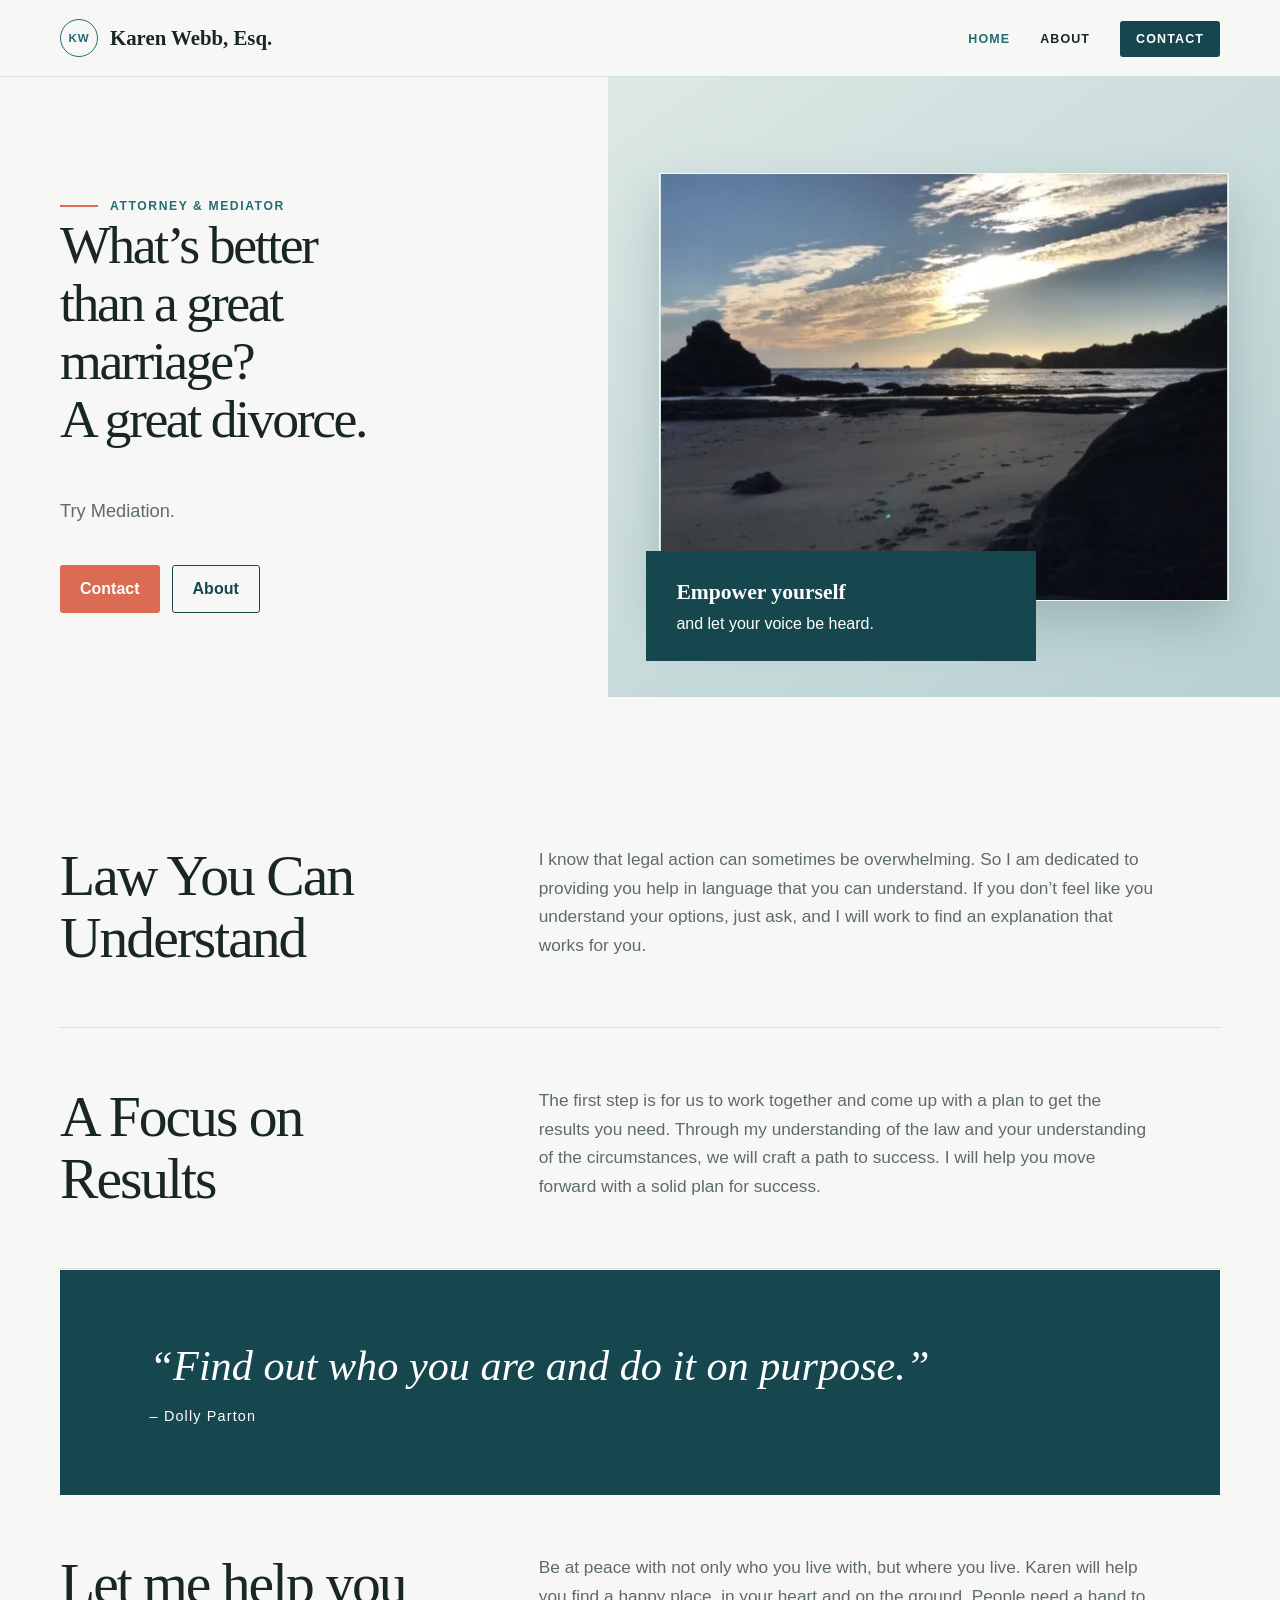
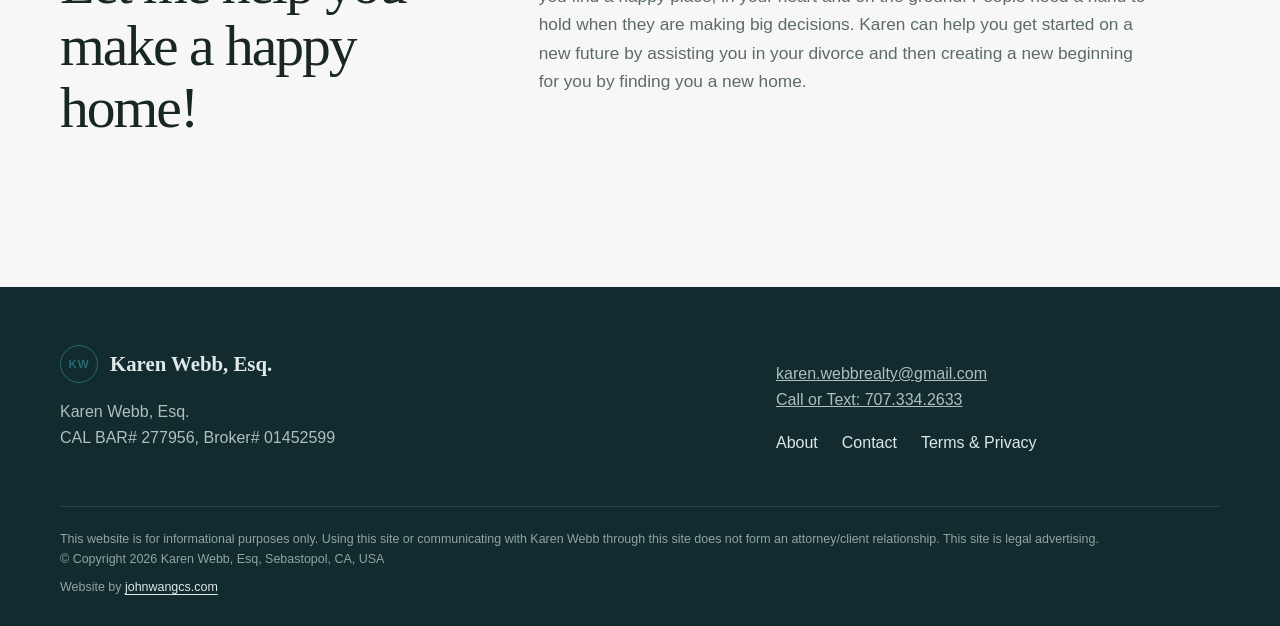
<file: index.html>
<!doctype html>
<html lang="en">
<head>
  <meta charset="utf-8">
  <meta name="viewport" content="width=device-width,initial-scale=1">
  <title>Home | Karen Webb, Esq</title>
  <meta name="description" content="Karen Webb, Esq. is an attorney and mediator serving Sebastopol and Sonoma County, California.">
  <link rel="icon" href="assets/images/cropped-karen-webb-law-ico-32x32.png">
  <link rel="stylesheet" href="assets/style.css">
<link rel="canonical" href="https://karenwebblaw.com/">
<meta property="og:type" content="website">
<meta property="og:site_name" content="Karen Webb, Esq.">
<meta property="og:title" content="Home | Karen Webb, Esq">
<meta property="og:description" content="Karen Webb, Esq. is an attorney and mediator serving Sebastopol and Sonoma County, California.">
<meta property="og:url" content="https://karenwebblaw.com/">
<meta property="og:image" content="https://karenwebblaw.com/assets/images/beach.jpg">
<meta name="twitter:card" content="summary_large_image">
<meta name="twitter:title" content="Home | Karen Webb, Esq">
<meta name="twitter:description" content="Karen Webb, Esq. is an attorney and mediator serving Sebastopol and Sonoma County, California.">
<meta name="twitter:image" content="https://karenwebblaw.com/assets/images/beach.jpg">
<script type="application/ld+json">{"name":"Karen Webb, Esq.","url":"https://karenwebblaw.com/","image":"https://karenwebblaw.com/assets/images/beach.jpg","@type":"LegalService","@context":"https://schema.org","address":{"@type":"PostalAddress","addressRegion":"CA","addressLocality":"Sebastopol","addressCountry":"US"}}</script>
</head>
<body>
<a class="skip" href="#main">Skip to main content</a>
<header class="site-header"><div class="wrap nav-row">
  <a class="brand" href="index.html"><span class="brand-mark">KW</span>Karen Webb, Esq.</a>
  <button class="menu" aria-expanded="false" aria-controls="nav">Menu</button>
  <nav class="nav" id="nav" aria-label="Primary"><ul>
    <li><a href="index.html" aria-current="page">Home</a></li><li><a href="about.html">About</a></li><li><a class="consult" href="contact.html">Contact</a></li>
  </ul></nav>
</div></header>
<main id="main">
  <section class="hero">
    <div class="hero-copy">
      <span class="kicker">Attorney &amp; Mediator</span>
      <h1>What’s better than a great marriage? A&nbsp;great divorce.</h1>
      <p class="lead">Try Mediation.</p>
      <div class="actions"><a class="button" href="contact.html">Contact</a><a class="button ghost" href="about.html">About</a></div>
    </div>
    <div class="hero-portrait hero-coast"><img src="assets/images/beach.jpg" alt="Beach"><div class="hero-note"><strong>Empower yourself</strong>and let your voice be heard.</div></div>
  </section>
  <section class="law-home-content"><div class="wrap">
    <article class="law-copy-block">
      <h2>Law You Can Understand</h2>
      <p>I know that legal action can sometimes be overwhelming. So I am dedicated to providing you help in language that you can understand. If you don’t feel like you understand your options, just ask, and I will work to find an explanation that works for you.</p>
    </article>
    <article class="law-copy-block">
      <h2>A Focus on Results</h2>
      <p>The first step is for us to work together and come up with a plan to get the results you need. Through my understanding of the law and your understanding of the circumstances, we will craft a path to success. I will help you move forward with a solid plan for success.</p>
    </article>
    <blockquote class="law-home-quote"><em>“Find out who you are and do it on purpose.”</em><cite>– Dolly Parton</cite></blockquote>
    <article class="law-copy-block happy-home-block">
      <h2>Let me help you make a happy home!</h2>
      <p>Be at peace with not only who you live with, but where you live. Karen will help you find a happy place, in your heart and on the ground. People need a hand to hold when they are making big decisions. Karen can help you get started on a new future by assisting you in your divorce and then creating a new beginning for you by finding you a new home.</p>
    </article>
  </div></section>
</main>
<footer class="site-footer"><div class="wrap"><div class="footer-grid">
  <div><a class="brand" href="index.html"><span class="brand-mark">KW</span>Karen Webb, Esq.</a><p>Karen Webb, Esq.<br>CAL BAR# 277956, Broker# 01452599</p></div>
  <div><p><a href="mailto:karen.webbrealty@gmail.com">karen.webbrealty@gmail.com</a><br><a href="tel:+17073342633">Call or Text: 707.334.2633</a></p><div class="footer-links"><a href="about.html">About</a><a href="contact.html">Contact</a><a href="terms-privacy.html">Terms &amp; Privacy</a></div></div>
</div><div class="fine">This website is for informational purposes only. Using this site or communicating with Karen Webb through this site does not form an attorney/client relationship. This site is legal advertising.<br>© Copyright 2026 Karen Webb, Esq, Sebastopol, CA, USA</div></div></footer>
<script src="assets/site.js" defer></script>
</body></html>
</file>
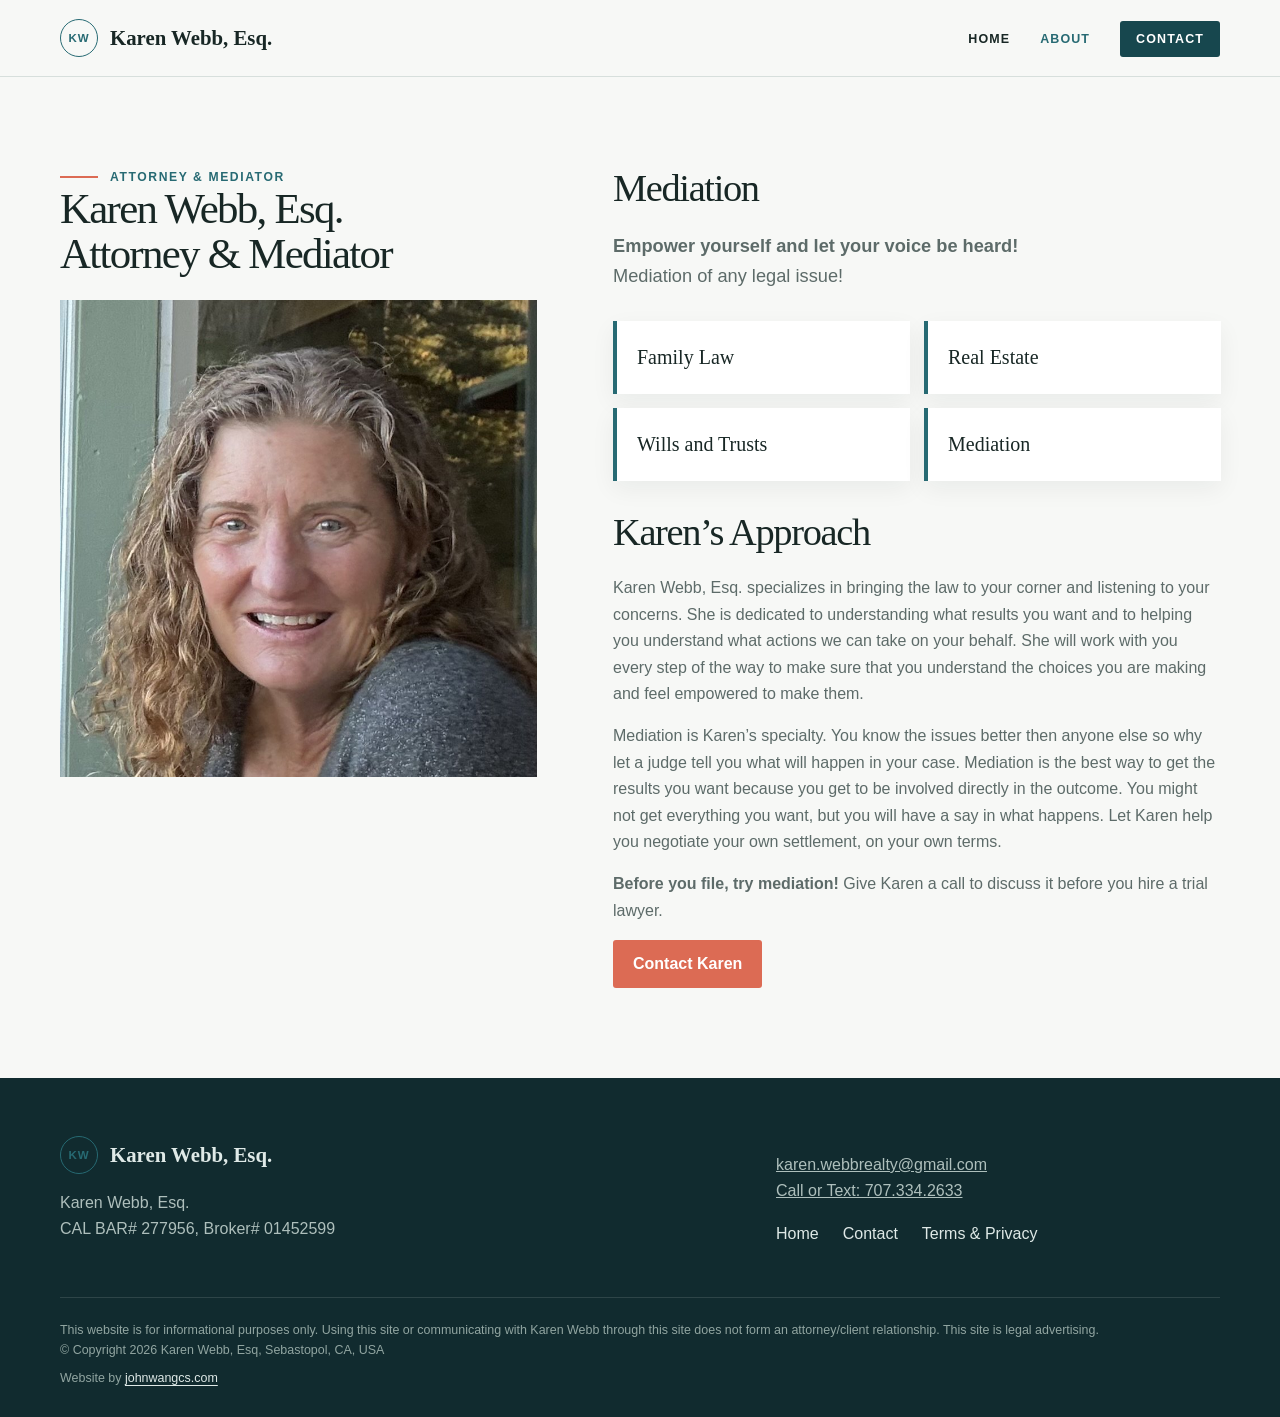
<file: about.html>
<!doctype html>
<html lang="en"><head><meta charset="utf-8"><meta name="viewport" content="width=device-width,initial-scale=1"><title>Karen Webb, Esq. Attorney &amp; Mediator | Karen Webb, Esq</title>
<meta name="description" content="Learn about Karen Webb, Esq., an attorney and mediator serving Sebastopol and Sonoma County."><link rel="stylesheet" href="assets/style.css"><link rel="canonical" href="https://karenwebblaw.com/about.html">
<meta property="og:type" content="website">
<meta property="og:site_name" content="Karen Webb, Esq.">
<meta property="og:title" content="Karen Webb, Esq. Attorney &amp; Mediator | Karen Webb, Esq">
<meta property="og:description" content="Learn about Karen Webb, Esq., an attorney and mediator serving Sebastopol and Sonoma County.">
<meta property="og:url" content="https://karenwebblaw.com/about.html">
<meta property="og:image" content="https://karenwebblaw.com/assets/images/beach.jpg">
<meta name="twitter:card" content="summary_large_image">
<meta name="twitter:title" content="Karen Webb, Esq. Attorney &amp; Mediator | Karen Webb, Esq">
<meta name="twitter:description" content="Learn about Karen Webb, Esq., an attorney and mediator serving Sebastopol and Sonoma County.">
<meta name="twitter:image" content="https://karenwebblaw.com/assets/images/beach.jpg">
<script type="application/ld+json">{"name":"Karen Webb, Esq.","url":"https://karenwebblaw.com/","image":"https://karenwebblaw.com/assets/images/beach.jpg","@type":"LegalService","@context":"https://schema.org","address":{"@type":"PostalAddress","addressRegion":"CA","addressLocality":"Sebastopol","addressCountry":"US"}}</script>
</head>
<body><a class="skip" href="#main">Skip to main content</a>
<header class="site-header"><div class="wrap nav-row"><a class="brand" href="index.html"><span class="brand-mark">KW</span>Karen Webb, Esq.</a><button class="menu" aria-expanded="false" aria-controls="nav">Menu</button><nav class="nav" id="nav"><ul><li><a href="index.html">Home</a></li><li><a href="about.html" aria-current="page">About</a></li><li><a class="consult" href="contact.html">Contact</a></li></ul></nav></div></header>
<main id="main">
  <section class="section"><div class="wrap intro-grid">
    <div><span class="kicker">Attorney &amp; Mediator</span><h1>Karen Webb, Esq. Attorney &amp; Mediator</h1><div class="image-panel portrait-panel"><img src="assets/images/karen-webb.jpg" alt="Karen Webb"></div></div>
    <div class="prose"><h2>Mediation</h2><p class="lead"><strong>Empower yourself and let your voice be heard!</strong><br>Mediation of any legal issue!</p><div class="practice-list"><div class="practice">Family Law</div><div class="practice">Real Estate</div><div class="practice">Wills and Trusts</div><div class="practice">Mediation</div></div><h2>Karen’s Approach</h2><p>Karen Webb, Esq. specializes in bringing the law to your corner and listening to your concerns. She is dedicated to understanding what results you want and to helping you understand what actions we can take on your behalf. She will work with you every step of the way to make sure that you understand the choices you are making and feel empowered to make them.</p><p>Mediation is Karen’s specialty. You know the issues better then anyone else so why let a judge tell you what will happen in your case. Mediation is the best way to get the results you want because you get to be involved directly in the outcome. You might not get everything you want, but you will have a say in what happens. Let Karen help you negotiate your own settlement, on your own terms.</p><p><strong>Before you file, try mediation!</strong> Give Karen a call to discuss it before you hire a trial lawyer.</p><a class="button" href="contact.html">Contact Karen</a></div>
  </div></section>
</main>
<footer class="site-footer"><div class="wrap"><div class="footer-grid"><div><a class="brand" href="index.html"><span class="brand-mark">KW</span>Karen Webb, Esq.</a><p>Karen Webb, Esq.<br>CAL BAR# 277956, Broker# 01452599</p></div><div><p><a href="mailto:karen.webbrealty@gmail.com">karen.webbrealty@gmail.com</a><br><a href="tel:+17073342633">Call or Text: 707.334.2633</a></p><div class="footer-links"><a href="index.html">Home</a><a href="contact.html">Contact</a><a href="terms-privacy.html">Terms &amp; Privacy</a></div></div></div><div class="fine">This website is for informational purposes only. Using this site or communicating with Karen Webb through this site does not form an attorney/client relationship. This site is legal advertising.<br>© Copyright 2026 Karen Webb, Esq, Sebastopol, CA, USA</div></div></footer><script src="assets/site.js" defer></script></body></html>
</file>
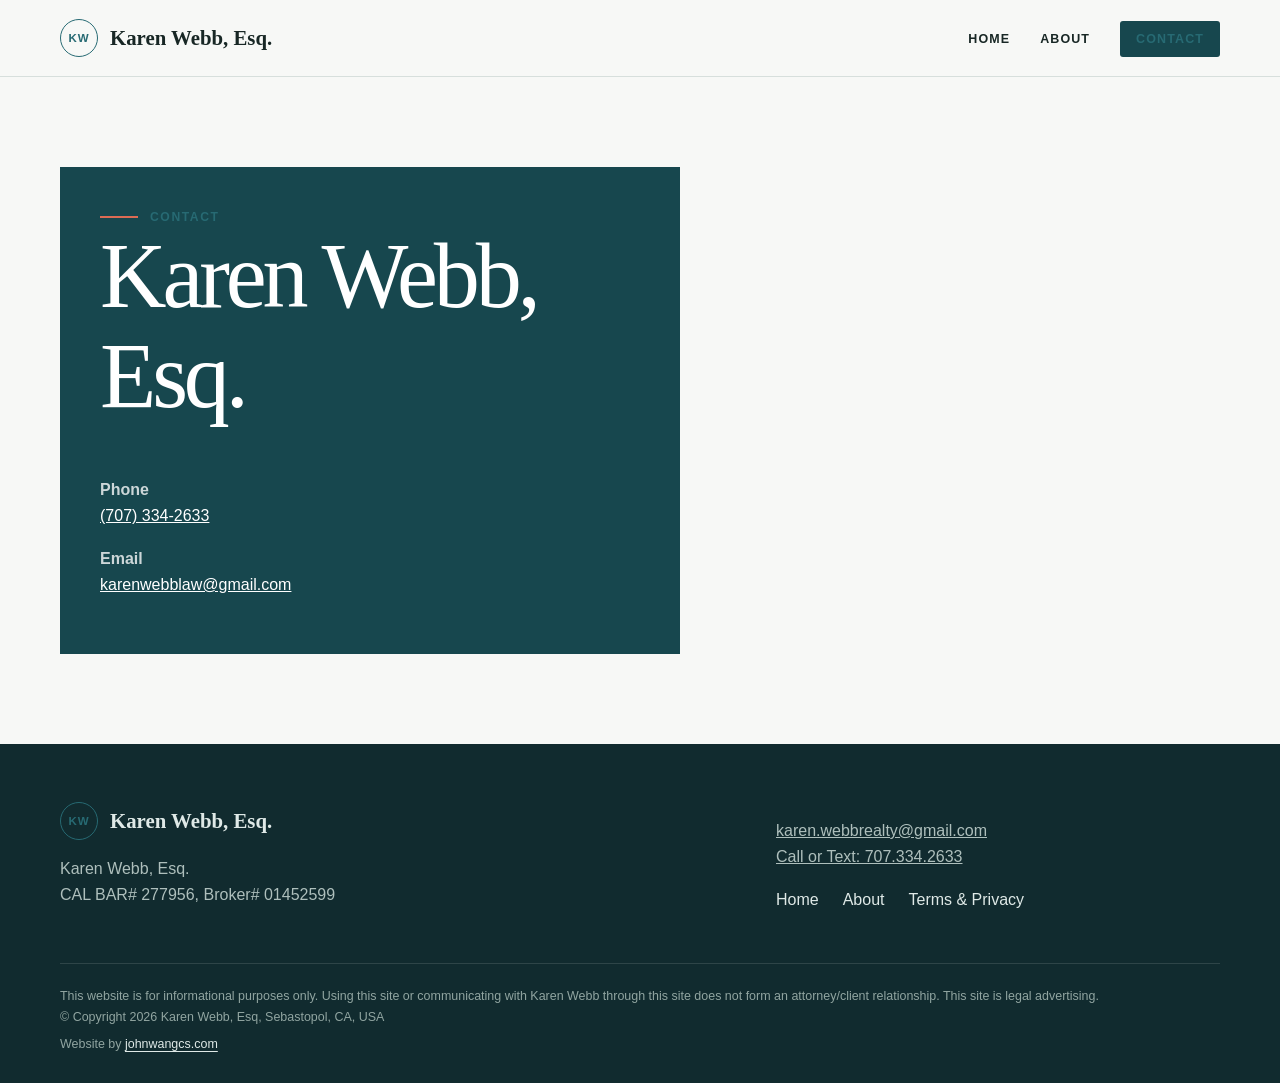
<file: contact.html>
<!doctype html>
<html lang="en"><head><meta charset="utf-8"><meta name="viewport" content="width=device-width,initial-scale=1"><title>Contact | Karen Webb, Esq</title>
<meta name="description" content="Contact Karen Webb, Esq. for legal and mediation services in Sebastopol, California."><link rel="stylesheet" href="assets/style.css"><link rel="canonical" href="https://karenwebblaw.com/contact.html">
<meta property="og:type" content="website">
<meta property="og:site_name" content="Karen Webb, Esq.">
<meta property="og:title" content="Contact | Karen Webb, Esq">
<meta property="og:description" content="Contact Karen Webb, Esq. for legal and mediation services in Sebastopol, California.">
<meta property="og:url" content="https://karenwebblaw.com/contact.html">
<meta property="og:image" content="https://karenwebblaw.com/assets/images/beach.jpg">
<meta name="twitter:card" content="summary_large_image">
<meta name="twitter:title" content="Contact | Karen Webb, Esq">
<meta name="twitter:description" content="Contact Karen Webb, Esq. for legal and mediation services in Sebastopol, California.">
<meta name="twitter:image" content="https://karenwebblaw.com/assets/images/beach.jpg">
<script type="application/ld+json">{"name":"Karen Webb, Esq.","url":"https://karenwebblaw.com/","image":"https://karenwebblaw.com/assets/images/beach.jpg","@type":"LegalService","@context":"https://schema.org","address":{"@type":"PostalAddress","addressRegion":"CA","addressLocality":"Sebastopol","addressCountry":"US"}}</script>
</head>
<body><a class="skip" href="#main">Skip to main content</a>
<header class="site-header"><div class="wrap nav-row"><a class="brand" href="index.html"><span class="brand-mark">KW</span>Karen Webb, Esq.</a><button class="menu" aria-expanded="false" aria-controls="nav">Menu</button><nav class="nav" id="nav"><ul><li><a href="index.html">Home</a></li><li><a href="about.html">About</a></li><li><a class="consult" href="contact.html" aria-current="page">Contact</a></li></ul></nav></div></header>
<main id="main"><section class="section"><div class="wrap"><div class="contact-card"><span class="kicker">Contact</span><h1>Karen Webb, Esq.</h1><p><strong>Phone</strong><br><a href="tel:+17073342633">(707) 334-2633</a></p><p><strong>Email</strong><br><a href="mailto:karenwebblaw@gmail.com">karenwebblaw@gmail.com</a></p></div></div></section></main>
<footer class="site-footer"><div class="wrap"><div class="footer-grid"><div><a class="brand" href="index.html"><span class="brand-mark">KW</span>Karen Webb, Esq.</a><p>Karen Webb, Esq.<br>CAL BAR# 277956, Broker# 01452599</p></div><div><p><a href="mailto:karen.webbrealty@gmail.com">karen.webbrealty@gmail.com</a><br><a href="tel:+17073342633">Call or Text: 707.334.2633</a></p><div class="footer-links"><a href="index.html">Home</a><a href="about.html">About</a><a href="terms-privacy.html">Terms &amp; Privacy</a></div></div></div><div class="fine">This website is for informational purposes only. Using this site or communicating with Karen Webb through this site does not form an attorney/client relationship. This site is legal advertising.<br>© Copyright 2026 Karen Webb, Esq, Sebastopol, CA, USA</div></div></footer><script src="assets/site.js" defer></script></body></html>
</file>
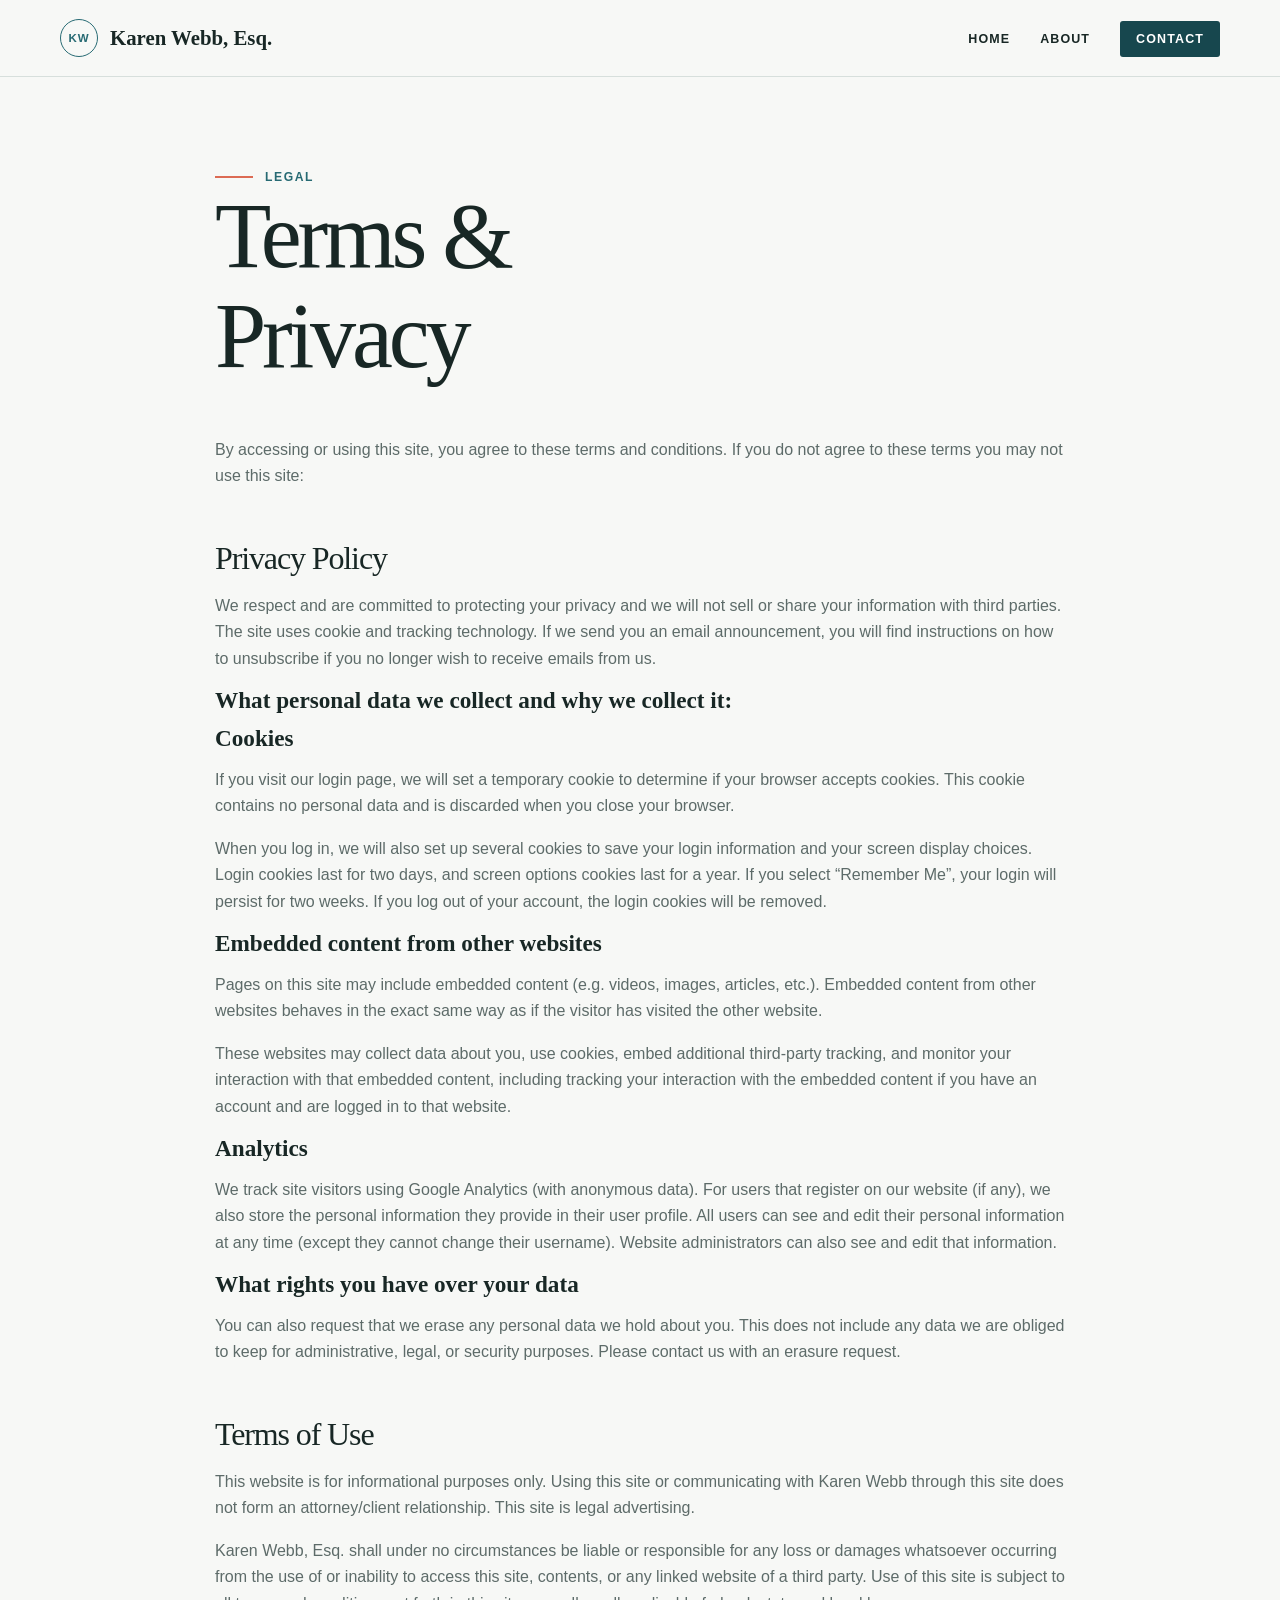
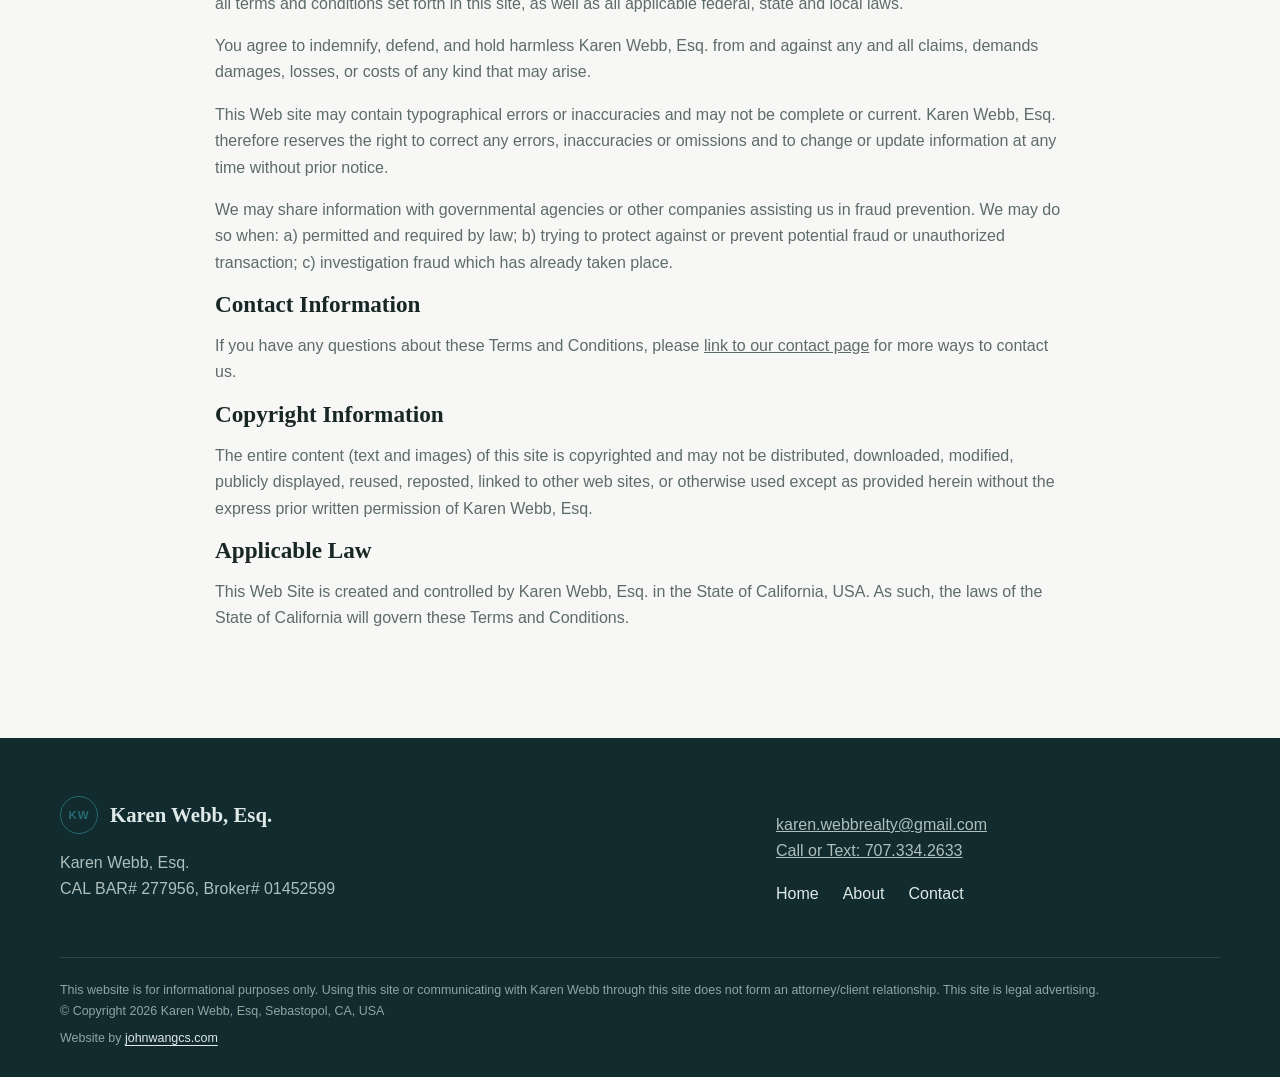
<file: terms-privacy.html>
<!doctype html>
<html lang="en"><head><meta charset="utf-8"><meta name="viewport" content="width=device-width,initial-scale=1"><title>Terms &amp; Privacy | Karen Webb, Esq</title>
<meta name="description" content="Terms of use and privacy information for the Karen Webb, Esq. website."><link rel="stylesheet" href="assets/style.css"><link rel="canonical" href="https://karenwebblaw.com/terms-privacy.html">
<meta property="og:type" content="website">
<meta property="og:site_name" content="Karen Webb, Esq.">
<meta property="og:title" content="Terms &amp; Privacy | Karen Webb, Esq">
<meta property="og:description" content="Terms of use and privacy information for the Karen Webb, Esq. website.">
<meta property="og:url" content="https://karenwebblaw.com/terms-privacy.html">
<meta property="og:image" content="https://karenwebblaw.com/assets/images/beach.jpg">
<meta name="twitter:card" content="summary_large_image">
<meta name="twitter:title" content="Terms &amp; Privacy | Karen Webb, Esq">
<meta name="twitter:description" content="Terms of use and privacy information for the Karen Webb, Esq. website.">
<meta name="twitter:image" content="https://karenwebblaw.com/assets/images/beach.jpg">
<script type="application/ld+json">{"name":"Karen Webb, Esq.","url":"https://karenwebblaw.com/","image":"https://karenwebblaw.com/assets/images/beach.jpg","@type":"LegalService","@context":"https://schema.org","address":{"@type":"PostalAddress","addressRegion":"CA","addressLocality":"Sebastopol","addressCountry":"US"}}</script>
</head>
<body><a class="skip" href="#main">Skip to main content</a>
<header class="site-header"><div class="wrap nav-row"><a class="brand" href="index.html"><span class="brand-mark">KW</span>Karen Webb, Esq.</a><button class="menu" aria-expanded="false" aria-controls="nav">Menu</button><nav class="nav" id="nav"><ul><li><a href="index.html">Home</a></li><li><a href="about.html">About</a></li><li><a class="consult" href="contact.html">Contact</a></li></ul></nav></div></header>
<main id="main"><section class="section"><article class="wrap legal">
  <span class="kicker">Legal</span><h1>Terms &amp; Privacy</h1>
  <p>By accessing or using this site, you agree to these terms and conditions. If you do not agree to these terms you may not use this site:</p>
  <h2>Privacy Policy</h2>
  <p>We respect and are committed to protecting your privacy and we will not sell or share your information with third parties. The site uses cookie and tracking technology. If we send you an email announcement, you will find instructions on how to unsubscribe if you no longer wish to receive emails from us.</p>
  <h3>What personal data we collect and why we collect it:</h3>
  <h3>Cookies</h3>
  <p>If you visit our login page, we will set a temporary cookie to determine if your browser accepts cookies. This cookie contains no personal data and is discarded when you close your browser.</p>
  <p>When you log in, we will also set up several cookies to save your login information and your screen display choices. Login cookies last for two days, and screen options cookies last for a year. If you select “Remember Me”, your login will persist for two weeks. If you log out of your account, the login cookies will be removed.</p>
  <h3>Embedded content from other websites</h3>
  <p>Pages on this site may include embedded content (e.g. videos, images, articles, etc.). Embedded content from other websites behaves in the exact same way as if the visitor has visited the other website.</p>
  <p>These websites may collect data about you, use cookies, embed additional third-party tracking, and monitor your interaction with that embedded content, including tracking your interaction with the embedded content if you have an account and are logged in to that website.</p>
  <h3>Analytics</h3>
  <p>We track site visitors using Google Analytics (with anonymous data). For users that register on our website (if any), we also store the personal information they provide in their user profile. All users can see and edit their personal information at any time (except they cannot change their username). Website administrators can also see and edit that information.</p>
  <h3>What rights you have over your data</h3>
  <p>You can also request that we erase any personal data we hold about you. This does not include any data we are obliged to keep for administrative, legal, or security purposes. Please contact us with an erasure request.</p>
  <h2>Terms of Use</h2>
  <p>This website is for informational purposes only. Using this site or communicating with Karen Webb through this site does not form an attorney/client relationship. This site is legal advertising.</p>
  <p>Karen Webb, Esq. shall under no circumstances be liable or responsible for any loss or damages whatsoever occurring from the use of or inability to access this site, contents, or any linked website of a third party. Use of this site is subject to all terms and conditions set forth in this site, as well as all applicable federal, state and local laws.</p>
  <p>You agree to indemnify, defend, and hold harmless Karen Webb, Esq. from and against any and all claims, demands damages, losses, or costs of any kind that may arise.</p>
  <p>This Web site may contain typographical errors or inaccuracies and may not be complete or current. Karen Webb, Esq. therefore reserves the right to correct any errors, inaccuracies or omissions and to change or update information at any time without prior notice.</p>
  <p>We may share information with governmental agencies or other companies assisting us in fraud prevention. We may do so when: a) permitted and required by law; b) trying to protect against or prevent potential fraud or unauthorized transaction; c) investigation fraud which has already taken place.</p>
  <h3>Contact Information</h3>
  <p>If you have any questions about these Terms and Conditions, please <a href="contact.html">link to our contact page</a> for more ways to contact us.</p>
  <h3>Copyright Information</h3>
  <p>The entire content (text and images) of this site is copyrighted and may not be distributed, downloaded, modified, publicly displayed, reused, reposted, linked to other web sites, or otherwise used except as provided herein without the express prior written permission of Karen Webb, Esq.</p>
  <h3>Applicable Law</h3>
  <p>This Web Site is created and controlled by Karen Webb, Esq. in the State of California, USA. As such, the laws of the State of California will govern these Terms and Conditions.</p>
</article></section></main>
<footer class="site-footer"><div class="wrap"><div class="footer-grid"><div><a class="brand" href="index.html"><span class="brand-mark">KW</span>Karen Webb, Esq.</a><p>Karen Webb, Esq.<br>CAL BAR# 277956, Broker# 01452599</p></div><div><p><a href="mailto:karen.webbrealty@gmail.com">karen.webbrealty@gmail.com</a><br><a href="tel:+17073342633">Call or Text: 707.334.2633</a></p><div class="footer-links"><a href="index.html">Home</a><a href="about.html">About</a><a href="contact.html">Contact</a></div></div></div><div class="fine">This website is for informational purposes only. Using this site or communicating with Karen Webb through this site does not form an attorney/client relationship. This site is legal advertising.<br>© Copyright 2026 Karen Webb, Esq, Sebastopol, CA, USA</div></div></footer><script src="assets/site.js" defer></script></body></html>
</file>
<file: assets/style.css>
:root{--paper:#f7f8f6;--white:#fff;--ink:#182725;--muted:#5d6b69;--blue:#276a73;--blue-dark:#17474e;--sky:#dcebed;--coral:#dc6b54;--line:#d7dfdc;--shadow:0 18px 50px rgba(24,39,37,.11);--serif:Georgia,"Times New Roman",serif;--sans:"Avenir Next",Avenir,"Segoe UI",sans-serif;--max:1160px}.section>.wrap>.contact-card{max-width:620px}
*{box-sizing:border-box}html{scroll-behavior:smooth}body{margin:0;background:var(--paper);color:var(--ink);font-family:var(--sans);line-height:1.65;-webkit-font-smoothing:antialiased}img{display:block;max-width:100%}a{color:inherit}.wrap{width:min(var(--max),calc(100% - 40px));margin:auto}.skip{position:absolute;left:-9999px;top:0;background:var(--ink);color:#fff;padding:12px 18px;z-index:99}.skip:focus{left:0}.site-header{position:sticky;top:0;z-index:20;background:rgba(247,248,246,.94);backdrop-filter:blur(12px);border-bottom:1px solid var(--line)}.nav-row{min-height:76px;display:flex;align-items:center;justify-content:space-between;gap:28px}.brand{display:flex;align-items:center;gap:12px;text-decoration:none;font-family:var(--serif);font-size:1.3rem;font-weight:700}.brand-mark{width:38px;height:38px;border:1px solid var(--blue);border-radius:50%;display:grid;place-items:center;color:var(--blue);font-family:var(--sans);font-size:.72rem;letter-spacing:.08em}.nav ul{display:flex;align-items:center;gap:30px;list-style:none;margin:0;padding:0}.nav a{text-decoration:none;font-size:.78rem;font-weight:700;letter-spacing:.09em;text-transform:uppercase}.nav a:hover,.nav a[aria-current=page]{color:var(--blue)}.nav .consult{padding:11px 16px;background:var(--blue-dark);color:#fff;border-radius:3px}.nav .consult:hover{background:var(--blue);color:#fff}.menu{display:none;border:1px solid var(--line);background:#fff;border-radius:3px;padding:10px 12px;font:inherit;font-weight:700}.hero{display:grid;grid-template-columns:minmax(0,1.13fr) minmax(330px,.87fr);min-height:690px}.hero-copy{padding:clamp(70px,9vw,130px) max(40px,calc((100vw - var(--max))/2)) 80px max(20px,calc((100vw - var(--max))/2));display:flex;flex-direction:column;justify-content:center}.kicker{display:flex;align-items:center;gap:12px;color:var(--blue);font-weight:800;font-size:.76rem;letter-spacing:.13em;text-transform:uppercase}.kicker:before{content:"";width:38px;height:2px;background:var(--coral)}h1,h2,h3{font-family:var(--serif);line-height:1.08;margin:0 0 .55em}h1{font-size:clamp(3.2rem,7.2vw,6.8rem);font-weight:400;letter-spacing:-.045em;max-width:10ch}h2{font-size:clamp(2.2rem,4.5vw,4.5rem);font-weight:400;letter-spacing:-.035em}h3{font-size:1.45rem}.lead{max-width:57ch;color:var(--muted);font-size:1.14rem}.actions{display:flex;gap:12px;flex-wrap:wrap;margin-top:20px}.button{display:inline-flex;align-items:center;justify-content:center;min-height:48px;padding:0 20px;background:var(--coral);color:#fff;text-decoration:none;font-weight:800;border:0;border-radius:3px;cursor:pointer}.button:hover{background:#bd4f3b}.button.ghost{background:transparent;color:var(--blue-dark);border:1px solid var(--blue-dark)}.hero-portrait{position:relative;overflow:hidden;min-height:560px;background:var(--sky)}.hero-portrait img{width:100%;height:100%;object-fit:cover;object-position:50% 20%}.hero-note{position:absolute;left:0;bottom:0;background:var(--blue-dark);color:#fff;padding:24px 30px;width:min(390px,90%)}.hero-note strong{display:block;font-family:var(--serif);font-size:1.35rem}.path{padding:90px 0}.path-head{display:grid;grid-template-columns:.8fr 1.2fr;gap:60px;align-items:end;margin-bottom:50px}.path-head p{color:var(--muted);max-width:55ch}.notebook{display:grid;grid-template-columns:repeat(3,1fr);border-top:1px solid var(--line);border-bottom:1px solid var(--line)}.note{padding:34px 30px;border-right:1px solid var(--line)}.note:last-child{border:0}.note .label{color:var(--coral);font-weight:800;font-size:.72rem;letter-spacing:.12em;text-transform:uppercase}.note p{color:var(--muted)}.band{background:var(--blue-dark);color:#fff;padding:85px 0}.band h2{color:#fff;max-width:13ch}.band-grid{display:grid;grid-template-columns:1fr 1fr;gap:90px;align-items:center}.band p{color:rgba(255,255,255,.75)}.quote{font-family:var(--serif);font-size:clamp(1.8rem,3vw,3rem);line-height:1.25;border-left:3px solid var(--coral);padding-left:28px}.section{padding:90px 0}.intro-grid{display:grid;grid-template-columns:.75fr 1.25fr;gap:80px}.prose{max-width:760px}.prose p,.prose li{color:var(--muted)}.practice-list{display:grid;grid-template-columns:repeat(2,1fr);gap:14px;margin:30px 0}.practice{padding:20px;background:#fff;border-left:4px solid var(--blue);box-shadow:0 8px 24px rgba(24,39,37,.06);font-family:var(--serif);font-size:1.25rem}.image-panel{min-height:430px;position:relative;overflow:hidden}.image-panel img{width:100%;height:100%;object-fit:cover}.contact-grid{display:grid;grid-template-columns:.82fr 1.18fr;gap:70px}.contact-card{background:var(--blue-dark);color:#fff;padding:40px}.contact-card a{color:#fff}.contact-card p{color:rgba(255,255,255,.78)}form{display:grid;grid-template-columns:1fr 1fr;gap:18px}label{display:grid;gap:7px;font-weight:700;font-size:.85rem}.full{grid-column:1/-1}input,textarea{width:100%;border:1px solid var(--line);background:#fff;padding:13px 14px;font:inherit;border-radius:2px}textarea{min-height:150px;resize:vertical}input:focus,textarea:focus,.menu:focus,.button:focus,a:focus{outline:3px solid rgba(220,107,84,.35);outline-offset:3px}.form-status{grid-column:1/-1;margin:0;color:var(--blue-dark);font-weight:700}.legal{max-width:850px}.legal h2{font-size:2rem;margin-top:1.6em}.legal p,.legal li{color:var(--muted)}.site-footer{background:#112b2f;color:#dfe9e7;padding:58px 0 28px}.footer-grid{display:grid;grid-template-columns:1.2fr .8fr;gap:50px}.footer-grid p{color:#aebfbc}.footer-links{display:flex;gap:24px;flex-wrap:wrap}.footer-links a{text-decoration:none}.fine{border-top:1px solid rgba(255,255,255,.12);margin-top:38px;padding-top:22px;font-size:.78rem;color:#91a5a1}.reveal{opacity:1;transform:none}.reveal.visible{opacity:1;transform:none}@media(prefers-reduced-motion:reduce){*{scroll-behavior:auto!important}.reveal{opacity:1;transform:none;transition:none}}@media(max-width:820px){.menu{display:block}.nav{position:absolute;top:76px;left:0;right:0;background:var(--paper);border-bottom:1px solid var(--line);padding:20px;display:none}.nav.open{display:block}.nav ul{display:grid;gap:14px}.nav .consult{display:block;text-align:center}.hero{grid-template-columns:1fr}.hero-copy{padding:70px 20px}.hero-portrait{min-height:520px}.path-head,.band-grid,.intro-grid,.contact-grid,.footer-grid{grid-template-columns:1fr;gap:36px}.notebook{grid-template-columns:1fr}.note{border-right:0;border-bottom:1px solid var(--line)}.practice-list{grid-template-columns:1fr}form{grid-template-columns:1fr}.full{grid-column:auto}}@media(max-width:480px){.wrap{width:min(var(--max),calc(100% - 28px))}h1{font-size:3rem}.hero-portrait{min-height:430px}.section,.path{padding:65px 0}}

.hero h1{font-size:clamp(3rem,5.7vw,5.6rem);max-width:12ch}.hero-coast img{object-position:center}.portrait-panel{margin-top:2rem;min-height:360px}.portrait-panel img{object-position:center 20%}.name-fields{border:0;padding:0;margin:0;display:grid;grid-template-columns:1fr 1fr;gap:18px}.name-fields legend{font-weight:700;font-size:.85rem;margin-bottom:7px}.name-fields span,label span{font-weight:400;color:var(--muted)}
@media(max-width:820px){.name-fields{grid-template-columns:1fr}.hero h1{font-size:clamp(2.9rem,13vw,4.7rem)}}

/* About page: keep Karen's professional title readable beside the portrait. */
.intro-grid{grid-template-columns:minmax(300px,.88fr) minmax(0,1.12fr);gap:clamp(42px,6vw,76px)}
.intro-grid>div:first-child h1{max-width:none;font-size:clamp(2.45rem,3.35vw,4.15rem);line-height:1.04;letter-spacing:-.04em;text-wrap:balance}
.intro-grid .prose h2{font-size:clamp(2rem,3vw,3.15rem);line-height:1.12}
.portrait-panel{margin-top:1.4rem;min-height:clamp(320px,31vw,440px)}
@media(max-width:820px){.intro-grid{grid-template-columns:1fr;gap:36px}.intro-grid>div:first-child h1{font-size:clamp(2.35rem,9vw,3.6rem);max-width:15ch}.portrait-panel{min-height:360px}}

.law-home-content{padding:90px 0}.law-copy-block{display:grid;grid-template-columns:minmax(260px,.75fr) minmax(0,1.25fr);gap:70px;padding:58px 0;border-bottom:1px solid var(--line);align-items:start}.law-copy-block h2{margin:0}.law-copy-block p{margin:0;color:var(--muted);font-size:1.08rem;max-width:64ch}.law-home-quote{margin:0;padding:70px clamp(24px,7vw,90px);background:var(--blue-dark);color:#fff;font-family:var(--serif);font-size:clamp(1.7rem,3.3vw,3.1rem);line-height:1.25}.law-home-quote cite{display:block;margin-top:14px;font-family:var(--sans);font-size:.9rem;font-style:normal;letter-spacing:.08em}.happy-home-block{border-bottom:0}@media(max-width:820px){.law-home-content{padding:50px 0}.law-copy-block{grid-template-columns:1fr;gap:18px;padding:42px 0}.law-home-quote{padding:48px 24px}}

/* Preserve the complete 4:3 coastline composition in an intentional frame. */
.hero:has(.hero-coast){grid-template-columns:minmax(0,.95fr) minmax(420px,1.05fr);min-height:620px}
.hero-coast{display:grid;place-items:center;min-height:620px;padding:clamp(34px,4vw,58px);background:linear-gradient(145deg,#dce8e5 0%,#b8d0d1 100%)}
.hero-coast img{width:100%;height:auto;aspect-ratio:4/3;object-fit:contain;object-position:center;border:1px solid rgba(255,255,255,.78);box-shadow:0 22px 48px rgba(17,54,59,.2)}
.hero-coast .hero-note{left:clamp(18px,3vw,44px);bottom:clamp(18px,3vw,36px)}
.site-credit{display:inline-block;margin-top:.45rem}.site-credit a{text-decoration:underline;text-underline-offset:3px;color:#dfe9e7}
@media(max-width:820px){.hero:has(.hero-coast){grid-template-columns:1fr;min-height:auto}.hero-coast{min-height:auto;padding:24px 20px 78px}.hero-coast img{height:auto}.hero-coast .hero-note{left:20px;bottom:20px;width:calc(100% - 40px)}}


/* Hero headline fit.
   The .hero-copy padding formula centres against the full viewport, but the
   element sits in a grid column that is only ~47% of it, so both sides were
   getting the full gutter. Above 1160px that crushed the headline (149px wide
   at 1920px). Right padding is now a modest gap, and the font ceiling is sized
   for the column that actually exists. Desktop only; mobile rules are unchanged. */
@media (min-width: 821px) {
  .hero-copy { padding-right: clamp(32px, 4vw, 72px); }
  .hero h1 { font-size: clamp(2.8rem, 4.2vw, 4.4rem); }
}

/* Distribute headline lines evenly and avoid orphans at untested widths. */
.hero h1 { text-wrap: balance; }
/* Subtle scroll entrance motion shared across the Karen Webb sites. */
@media (prefers-reduced-motion: no-preference){
  .reveal{opacity:0;transform:translateY(24px);transition:opacity .8s cubic-bezier(.22,1,.36,1),transform .8s cubic-bezier(.22,1,.36,1);will-change:opacity,transform}
  .reveal.visible{opacity:1;transform:none}
}
</file>
